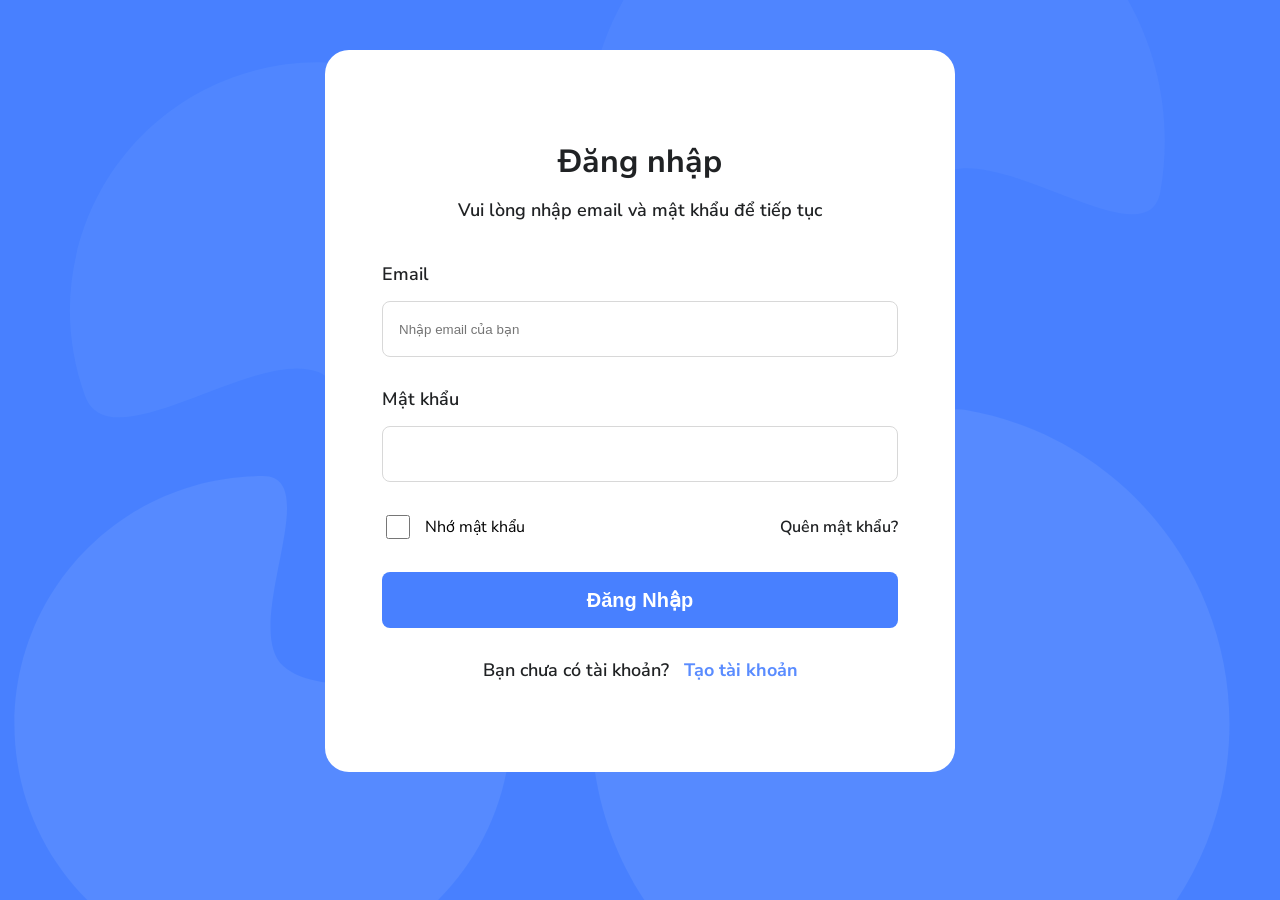
<file: login.html>
<!DOCTYPE html>
<html lang="en">

<head>
  <meta charset="UTF-8">
  <meta name="viewport" content="width=device-width, initial-scale=1.0">
  <link rel="stylesheet" href="assets/css/style.css">
  <title>Đăng nhập</title>
</head>

<body>
  <div class="page-account">
    <div class="form-account">
      <h1 class="inner-title">Đăng nhập</h1>
      <div class="inner-desc">Vui lòng nhập email và mật khẩu để tiếp tục</div>
      <form class="inner-form">
        <div class="inner-group">
          <label for="" class="inner-label">Email</label>
          <input type="email" name="" id="" placeholder="Nhập email của bạn">
        </div>
        <div class="inner-group">
          <label for="" class="inner-label">Mật khẩu</label>
          <input type="password" name="" id="">
        </div>
        <div class="inner-action">
          <div class="inner-remember">
            <input type="checkbox">
            <label for="">Nhớ mật khẩu</label>
          </div>
          <a href="#">Quên mật khẩu?</a>
        </div>
        <button>
          Đăng Nhập
        </button>
      </form>
      <div class="inner-footer">
        Bạn chưa có tài khoản?
        <a href="">Tạo tài khoản</a>
      </div>
    </div>
  </div>
</body>

</html>
</file>
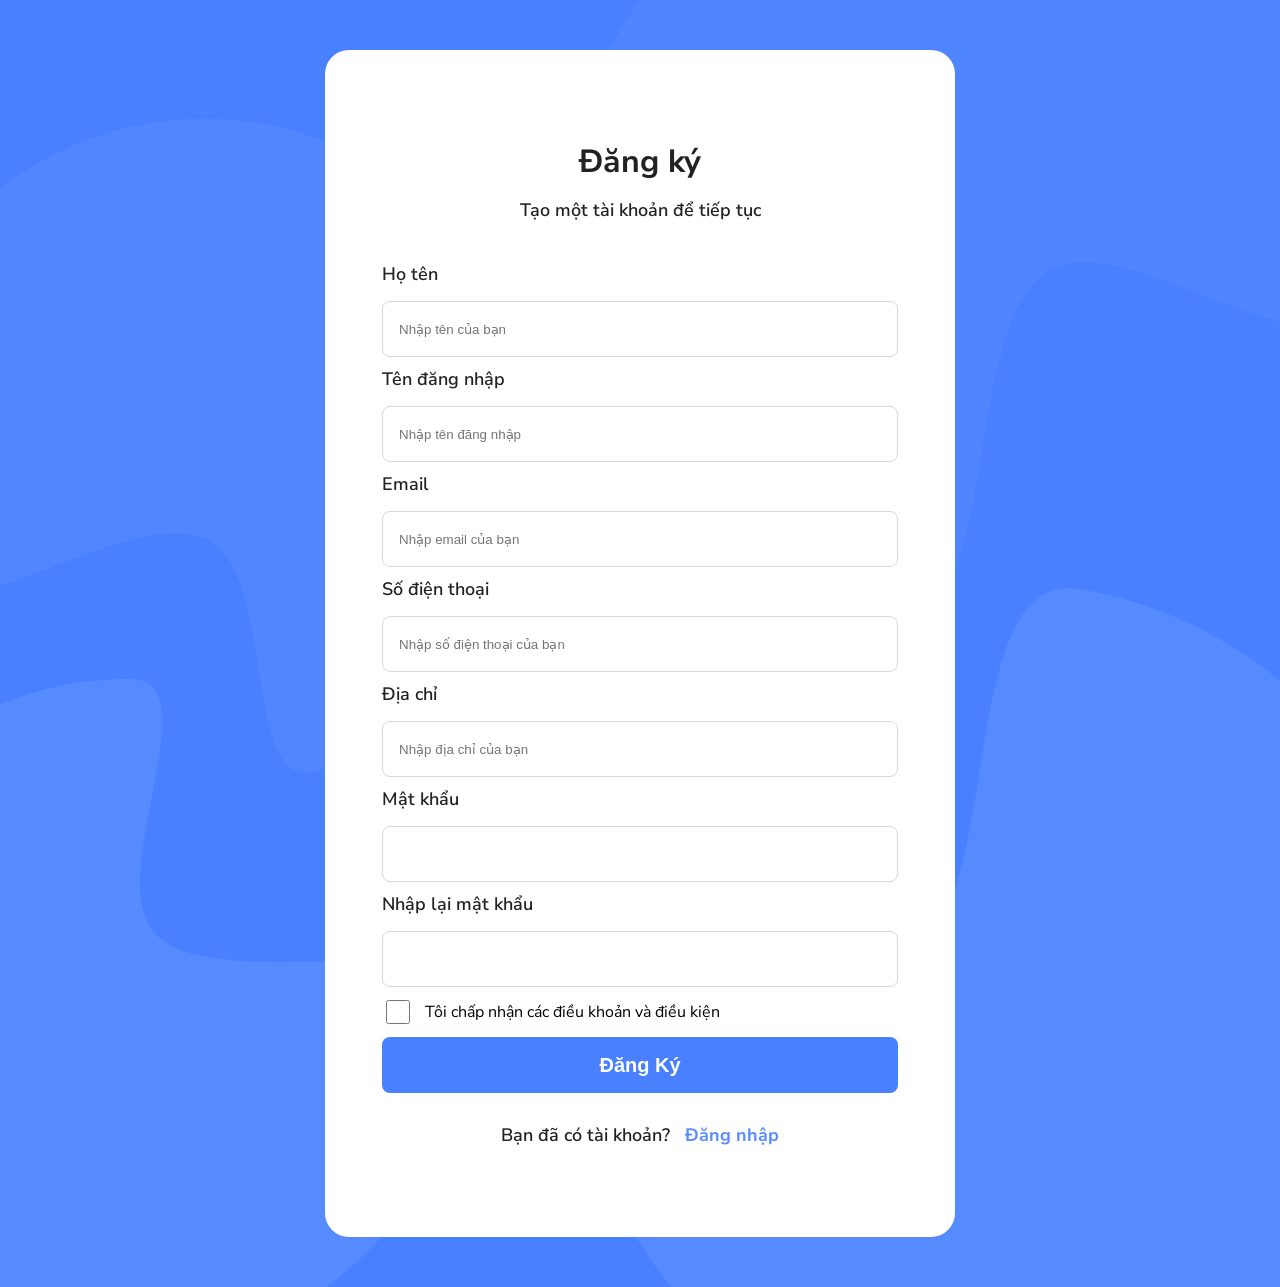
<file: sign.html>
<!DOCTYPE html>
<html lang="en">

<head>
  <meta charset="UTF-8">
  <meta name="viewport" content="width=device-width, initial-scale=1.0">
  <link rel="stylesheet" href="assets/css/style.css">
  <title>Đăng ký</title>
</head>

<body>
  <div class="page-sign">
    <div class="form-account">
      <h1 class="inner-title">Đăng ký</h1>
      <div class="inner-desc">Tạo một tài khoản để tiếp tục</div>
      <form class="inner-form">
        <div class="inner-group">
          <label for="" class="inner-label">Họ tên</label>
          <input type="text" name="" id="" placeholder="Nhập tên của bạn">
        </div>
        <div class="inner-group">
          <label for="" class="inner-label">Tên đăng nhập</label>
          <input type="text" name="" id="" placeholder="Nhập tên đăng nhập">
        </div>
        <div class="inner-group">
          <label for="" class="inner-label">Email</label>
          <input type="email" name="" id="" placeholder="Nhập email của bạn">
        </div>
        <div class="inner-group">
          <label for="" class="inner-label">Số điện thoại</label>
          <input type="text" name="" id="" placeholder="Nhập số điện thoại của bạn">
        </div>
        <div class="inner-group">
          <label for="" class="inner-label">Địa chỉ</label>
          <input type="text" name="" id="" placeholder="Nhập địa chỉ của bạn">
        </div>
        <div class="inner-group">
          <label for="" class="inner-label">Mật khẩu</label>
          <input type="password" name="" id="">
        </div>
        <div class="inner-group">
          <label for="" class="inner-label">Nhập lại mật khẩu</label>
          <input type="password" name="" id="">
        </div>
        <div class="inner-action">
          <div class="inner-remember">
            <input type="checkbox">
            <label for="">Tôi chấp nhận các điều khoản và điều kiện</label>
          </div>
        </div>
        <button>
          Đăng Ký
        </button>
      </form>
      <div class="inner-footer">
        Bạn đã có tài khoản?
        <a href="">Đăng nhập</a>
      </div>
    </div>
  </div>
</body>

</html>
</file>
<file: assets/css/style.css>
@import url('https://fonts.googleapis.com/css2?family=Lexend+Deca:wght@100..900&family=Nunito+Sans:ital,opsz,wght@0,6..12,200..1000;1,6..12,200..1000&display=swap');


:root {
  --color-1: #4502C7;

  --font-1: "Lexend Deca", sans-serif;
}

.block {
  display: block;
}

* {
  box-sizing: border-box;
}

body {
  font-family: "Lexend Deca", sans-serif;
  margin: 0;
  background-color: #F8F8F8;
}

a {
  text-decoration: none;
  color: #25282B;
}

/* container */
.container {
  width: 1184px;
  margin-left: auto;
  margin-right: auto;
}

@media (max-width: 1199.98px) {
  .container {
    width: 960px;
  }
}
@media (max-width: 991.98px) {
  .container {
    width: 740px;
  }
}
@media (max-width: 767.98px) {
  .container {
    width: 540px;
  }
}
@media (max-width: 575.98px) {
  .container {
    width: 100%;
    padding-left: 16px;
    padding-right: 16px;
  }
}
/* end container */


/* top head */
.top-head {
  background-color: var(--color-1);
  padding: 10px 0;
}

.top-head .inner-wrap {
  display: flex;
  gap: 40px;
  justify-content: flex-end;
  color: #FFFBEB;;
}

.top-head .top-head-item {
  display: flex;
  align-items: center;
  gap: 10px;
}

@media (max-width: 767.98px){
  .top-head {
    display: none;
  }
  
}
/* end top head */

/* header */
.header {
  background-color: #fff;
}
.header .inner-wrap {
  display: flex;
  justify-content: space-between;
  padding: 10px 0;
  align-items: center;
}

.header .inner-logo {
  width: 170px;
  aspect-ratio: 150/77;
  border-radius: 50%;
  overflow: hidden;
}

.header .inner-logo img {
  width: 100%;
  height: 100%;
  object-fit: cover;
}

.header .inner-search {
  height: 36px;
  display: flex;
  align-items: center;
  gap: 5px;
  border-radius: 42px;
  padding: 0 20px;
  border: 1px solid black;
  width: 450px;
}

.header .inner-search i {
  color: #b5b5b5;
}

.header .inner-search input {
  border: 0;
  outline: none;
  flex: 1;
}

.header .inner-login {
  display: flex;
  align-items: center;
  gap: 22px;
}

.header .inner-login .inner-cart img {
  width: 28px;
  height: auto;
  object-fit: cover;
  display: flex;
  justify-content: center;
  align-items: center;
}

.header .inner-login .inner-info {
  display: flex;
  gap: 6px;
  align-items: center;
}

.header .inner-login .inner-info img {
  width: 30px;
  height: 30px;
  border-radius: 50%;
  object-fit: cover;
}

.header .inner-menu {
  display: none;
}

@media (max-width: 991.98px){
  .header .inner-search {
    width: auto;
  }

  .header .inner-logo{
    width: 120px;
  }
}


@media (max-width: 767.98px){
  .header .inner-login {
    display: none;
  }

  .header .inner-menu {
    display: block;
  }

  .header .inner-menu i {
    font-size: 24px;
    cursor: pointer;
  }

}

@media (max-width: 575.98px){
  .header .inner-logo {
    width: 80px;
  }
}

/* end header */

/* menu ẩn */
.hide-menu {
  display: none;
  width: 75vw;
  background-color: var(--color-1);
  position: fixed;
  height: 100vh;
  top: 0;
  left: 0;
  z-index: 999;
}

.hide-menu .inner-wrap ul {
  margin-top: 40px;
  margin-bottom: 0;
  list-style: none;
  display: flex;
  flex-direction: column;
  gap: 10px;
  padding: 0;
}

.hide-menu .inner-wrap ul li {
  height: 42px;
}

.hide-menu .inner-wrap ul li a {
  color: #fff;
  width: 100%;
  height: 100%;
  display: flex;
  align-items: center;
  padding-left: 40px;
}

.hide-menu .inner-wrap ul li a:hover {
  background-color: #fff;
  color: var(--color-1);
}
/* hết menu ẩn */

/* contact */
.contact {
  background-color: var(--color-1);
  
  position: fixed;
  width: 50px;
  height: 50px;
  right: 50px;
  bottom: 50px;
  z-index: 999;
  display: flex;
  align-items: center;
  justify-content: center;
  border-radius: 50%;
  cursor: pointer;
}

.contact a {
  color: #fff;
}
/* end contact */

/* section 1 */
.section-1 {
  padding: 60px 0;
}

.section-1 .product-list {
  display: grid;
  grid-template-columns: repeat(4, 1fr);
  gap: 20px;
}

@media (max-width: 991.98px){
  .section-1 .product-list {
    grid-template-columns: repeat(3, 1fr);
  }
}

@media (max-width: 767.98px){
  .section-1 .product-list {
    grid-template-columns: repeat(2, 1fr);
  }
}

@media (max-width: 575.98px){
  .section-1 .product-list {
    grid-template-columns: 1fr;
  }
}
/* end section 1 */

/* title */
.title {
  color: var(--color-1);
  font-weight: 700;
  font-size: 36px;
  text-align: center;
  margin-top: 0;
  margin-bottom: 30px;
}

@media (max-width: 991.98px){
  .title {
    font-size: 24px;
  }
}
/* end title */

/* box product */
.box-product {
  box-shadow: 0px 2.38px 2.38px 0px #00000040;
  background-color: #fff;
  border-radius: 10px;
}

.box-product .inner-image {
  aspect-ratio: 271/237;
  border-radius: 10px;
  overflow: hidden;
}

.box-product .inner-image img {
  width: 100%;
  height: 100%;
  object-fit: cover;
}

.box-product .inner-discount {
  position: relative;
  top: -12px;
  left: 0;
  font-weight: 600;
  font-size: 11px;
  text-transform: uppercase;
  color: #F9F9FA;
  background-color: #DA0808;
  display: inline-flex;
  border-radius: 0 32px 32px 0;
  padding: 4px;
  align-items: center;
  gap: 6px;
}

.box-product .inner-discount i {
  color: #FFCB06;
}

.box-product .inner-content {
  padding: 0 13px 16px 16px;
}

.box-product .inner-content .inner-name {
  font-weight: 700;
  font-size: 14px;
  line-height: 125%;
  height: 35px;
  color: #25282B;
}

.box-product .inner-price{
  display: flex;
  gap: 12px;
  margin-bottom: 9px;
}

.box-product .inner-price .inner-price-old {
  font-weight: 600;
  font-size: 15px;
  color: #52575C;
  text-decoration: line-through;
}

.box-product .inner-price-new {
  font-weight: 700;
  font-size: 14px;
  color: #DA0808;
}

.box-product .inner-price span {
  text-decoration: underline;
}

.box-product .inner-footer {
  display: flex;
  align-items: center;
  justify-content: space-between;
}

.box-product .inner-cart {
  display: flex;
  align-items: center;
  justify-content: center;
  flex: 1;
  border: 3px solid var(--color-1);
  margin-right: 5px;
  border-radius: 10px;
  padding: 2px 0;
  font-size: 12px;
}

.box-product .inner-cart:hover {
  cursor: pointer;
}

.box-product .inner-cart img {
  width: 23px;
  height: auto;
  margin-right: 5px;
}

.box-product .inner-quantity {
  display: flex;
  align-items: center;
  gap: 7px;
}

.box-product .inner-quantity .inner-label {
  font-weight: 700;
  font-size: 11px;
  color: #25282B;
}
.box-product .inner-quantity .inner-num {
  background-color: #DA0808;
  width: 33px;
  height: 34px;
  border-radius: 6px;
  font-weight: 700;
  font-size: 14px;
  color: #fff;
  display: flex;
  align-items: center;
  justify-content: center;
}
/* end box product */

/* section 2 */
.section-2 {
  padding-bottom: 60px;
}

.section-2 .inner-image {
  aspect-ratio: 1184/200;
  overflow: hidden;
  border-radius: 10px;
}

.section-2 .inner-image img {
  width: 100%;
  height: 100%;
  object-fit: cover;
}

@media (max-width: 575.98px){
  .section-2 {
    padding-bottom: 45px;
  }
}
/* end section 2 */

/* login */
.page-account {
  background-image: url("../images/background-login.svg");
  min-height: 100vh;
  background-repeat: no-repeat;
  background-size: cover;
  background-position: center;
  padding-top: 50px;
  padding-bottom: 50px;
  font-family: "Nunito Sans", sans-serif;
}

.page-account .form-account {
  width: 630px;
  border-radius: 24px;
  border: 0.3 solid #B9B9B9;
  background-color: #fff;
  margin: 0 auto;
  padding: 90px 57px;
}
.page-account .inner-form {
  display: flex;
  flex-direction: column;
  gap: 30px;
}

.page-account .inner-title {
  font-weight: 700;
  font-size: 32px;
  color: #202224;
  margin-top: 0;
  margin-bottom: 15px;
  text-align: center;
}

.page-account .inner-desc {
  font-weight: 600;
  font-size: 18px;
  color: #202224;
  text-align: center;
  margin-bottom: 40px;
}

.page-account .inner-label {
  font-weight: 600;
  font-size: 18px;
  color: #202224;
  width: 100%;
  margin-bottom: 15px;
  display: block;
}

.page-account .inner-group input {
  height: 56px;
  width: 100%;
  border-radius: 8px;
  border: 1px solid #D8D8D8;
  color: #A6A6A6;
  outline: none;
  padding: 0 16px;
}

.page-account .inner-action {
  display: flex;
  justify-content: space-between;
  align-items: center;
}

.page-account .inner-action .inner-remember {
  display: flex;
  align-items: center;
  gap: 12px;
}

.page-account .inner-action input {
  width: 24px;
  height: 24px;
  font-weight: 600;
  font-size: 18px;
  color: #202224;
}

.page-account .inner-action a {
  font-weight: 600;
  font-size: 16px;
  color: #202224;
}

.page-account button {
  height: 56px;
  border-radius: 8px;
  background-color: #4880FF;
  font-weight: 700;
  font-size: 20px;
  color: #fff;
  width: 100%;
  border: 0;
  cursor: pointer;
  margin-bottom: 30px;
}

.page-account .inner-footer {
  text-align: center;
  font-weight: 600;
  font-size: 18px;
  color: #202224;
}
.page-account .inner-footer a {
  text-align: center;
  font-weight: 700;
  font-size: 18px;
  color: #5A8CFF;
  margin-left: 10px;
}
/* end login */

/* sign */
.page-sign {
  background-image: url("../images/background-login.svg");
  min-height: 100vh;
  background-repeat: no-repeat;
  background-size: cover;
  background-position: center;
  padding-top: 50px;
  padding-bottom: 50px;
  font-family: "Nunito Sans", sans-serif;
}

.page-sign .form-account {
  width: 630px;
  border-radius: 24px;
  border: 0.3 solid #B9B9B9;
  background-color: #fff;
  margin: 0 auto;
  padding: 90px 57px;
}
.page-sign .inner-form {
  display: flex;
  flex-direction: column;
  gap: 10px;
}

.page-sign .inner-title {
  font-weight: 700;
  font-size: 32px;
  color: #202224;
  margin-top: 0;
  margin-bottom: 15px;
  text-align: center;
}

.page-sign .inner-desc {
  font-weight: 600;
  font-size: 18px;
  color: #202224;
  text-align: center;
  margin-bottom: 40px;
}

.page-sign .inner-label {
  font-weight: 600;
  font-size: 18px;
  color: #202224;
  width: 100%;
  margin-bottom: 15px;
  display: block;
}

.page-sign .inner-group input {
  height: 56px;
  width: 100%;
  border-radius: 8px;
  border: 1px solid #D8D8D8;
  color: #A6A6A6;
  outline: none;
  padding: 0 16px;
}

.page-sign .inner-action .inner-remember {
  display: flex;
  align-items: center;
  gap: 12px;
}

.page-sign .inner-action input {
  width: 24px;
  height: 24px;
  font-weight: 600;
  font-size: 18px;
  color: #202224;
}

.page-sign .inner-action a {
  font-weight: 600;
  font-size: 16px;
  color: #202224;
}

.page-sign button {
  height: 56px;
  border-radius: 8px;
  background-color: #4880FF;
  font-weight: 700;
  font-size: 20px;
  color: #fff;
  width: 100%;
  border: 0;
  cursor: pointer;
  margin-bottom: 30px;
}

.page-sign .inner-footer {
  text-align: center;
  font-weight: 600;
  font-size: 18px;
  color: #202224;
}
.page-sign .inner-footer a {
  text-align: center;
  font-weight: 700;
  font-size: 18px;
  color: #5A8CFF;
  margin-left: 10px;
}
/* end sign */
</file>
